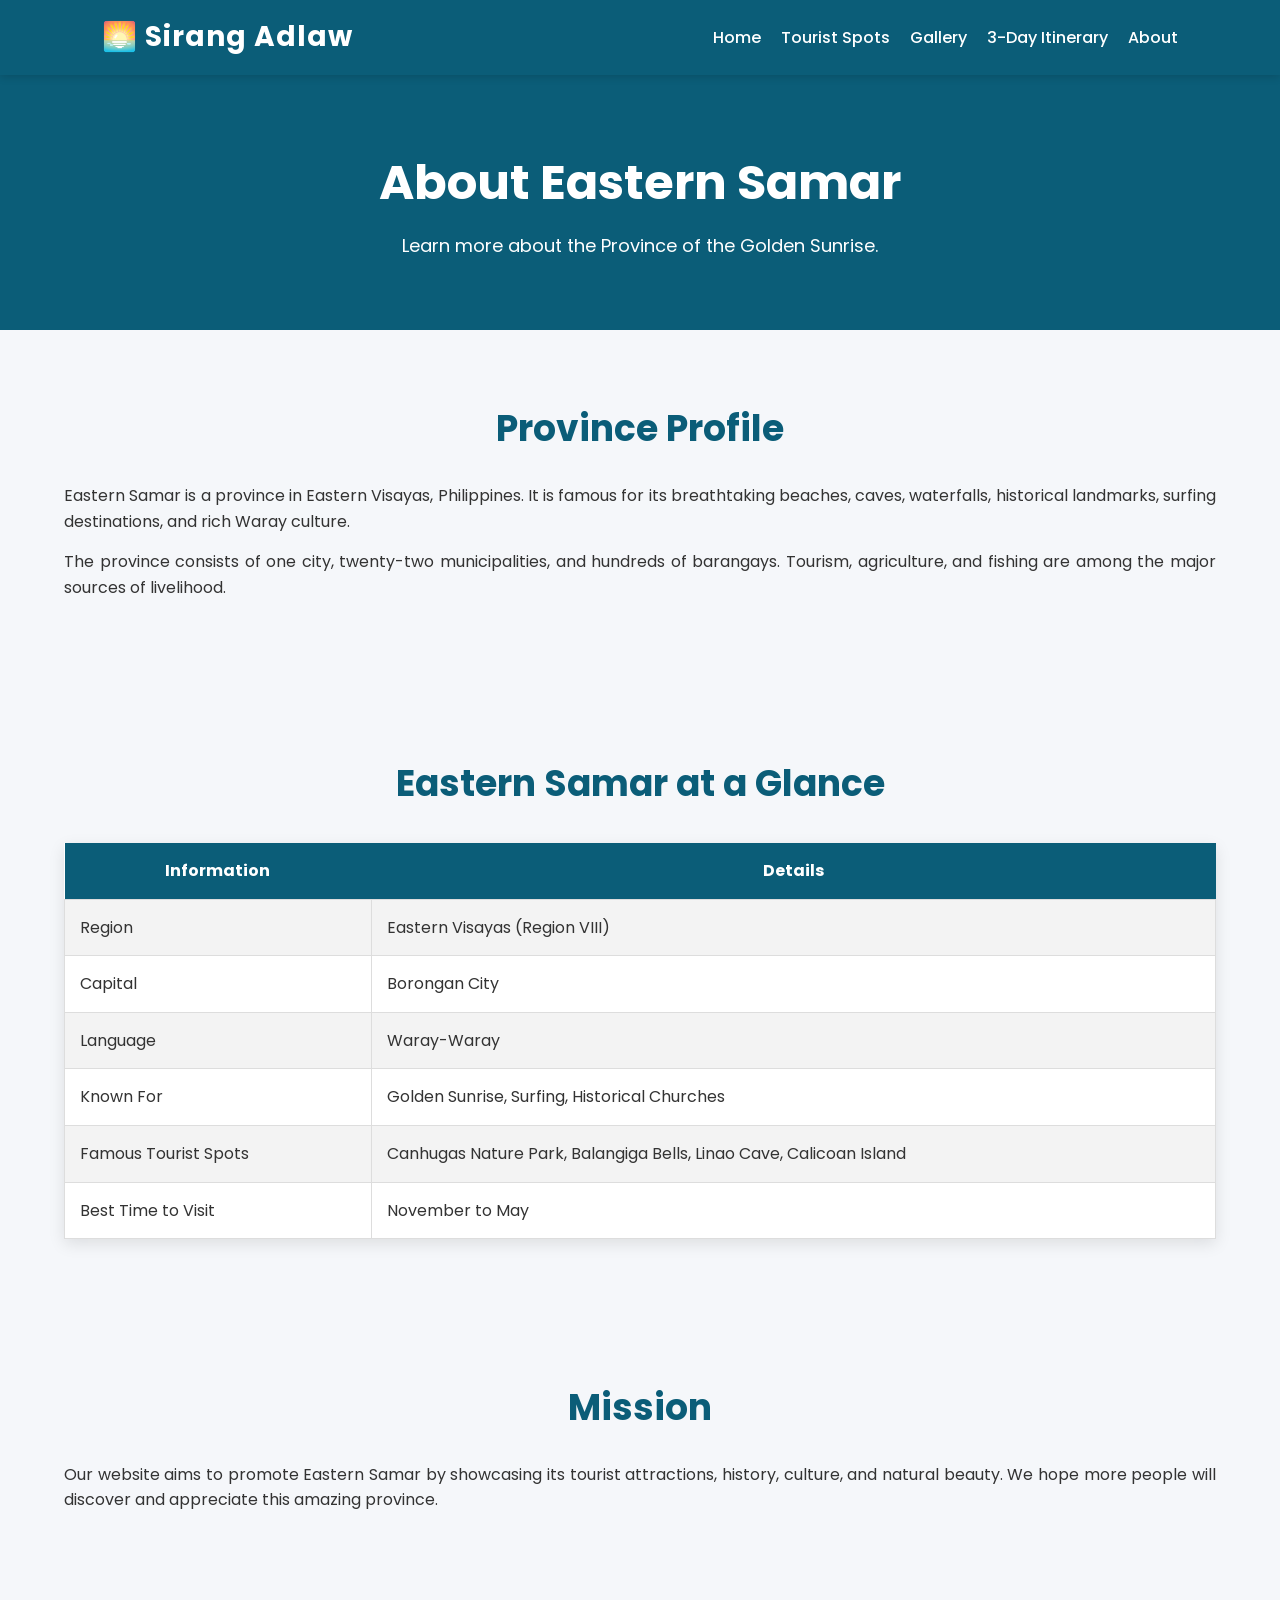
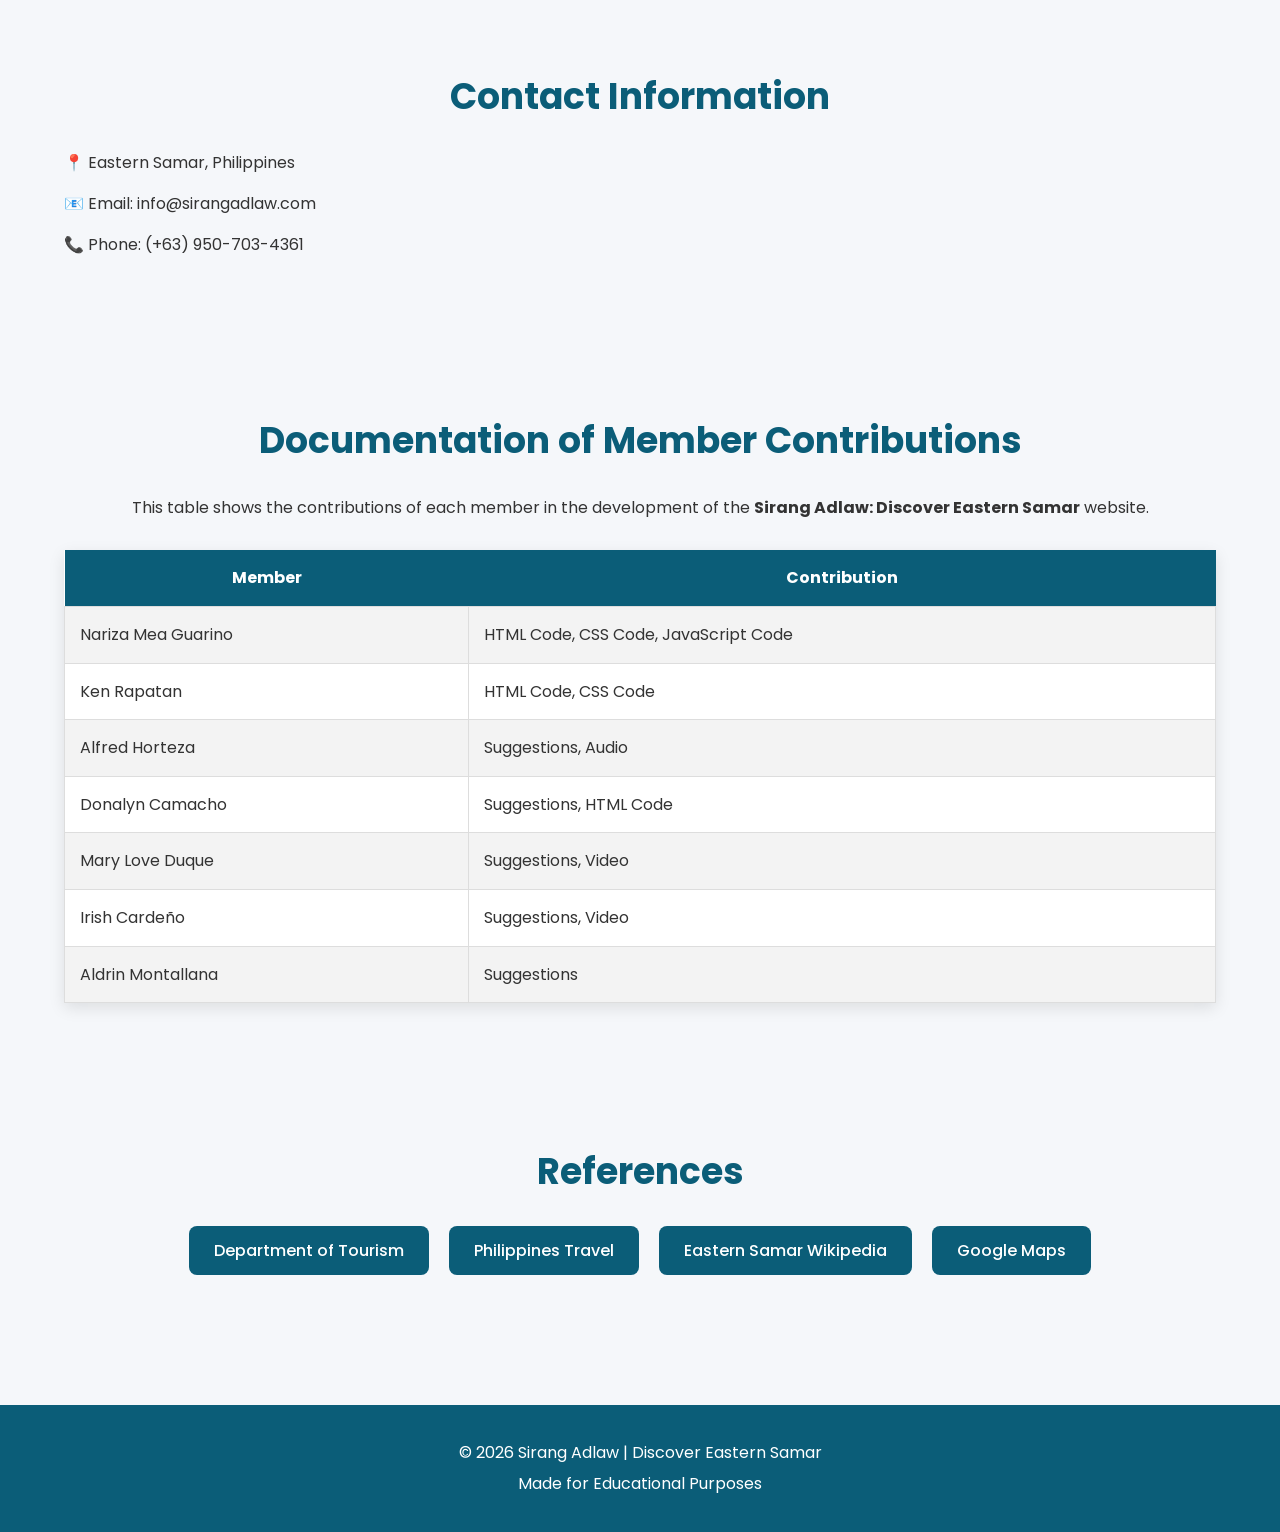
<file: about.html>
<!DOCTYPE html>
<html lang="en">
<head>
    <meta charset="UTF-8">
    <meta name="viewport" content="width=device-width, initial-scale=1.0">
    
    <title>About | Sirang Adlaw</title>
    
    <link rel="stylesheet" href="style.css">
    <link rel="preconnect" href="https://fonts.googleapis.com">
    <link href="https://fonts.googleapis.com/css2?family=Poppins:wght@300;400;500;600;700&display=swap" rel="stylesheet">
</head>

<body>
    <header>
        <div class="logo">
            🌅 Sirang Adlaw
        </div>

    <button class="menu-toggle" id="menu-toggle">
        ☰
    </button>

    <nav id="navbar">
        <a href="index.html">Home</a>
        <a href="places.html">Tourist Spots</a>
        <a href="gallery.html">Gallery</a>
        <a href="itinerary.html">3-Day Itinerary</a>
        <a href="about.html">About</a>
    </nav>
    </header>


    <section class="page-banner">
        <h1>About Eastern Samar</h1>
        <p>
            Learn more about the Province of the Golden Sunrise.
        </p>
    </section>


    <section class="section">
        <h2>Province Profile</h2>
        <p>
            Eastern Samar is a province in Eastern Visayas, Philippines.
            It is famous for its breathtaking beaches, caves, waterfalls,
            historical landmarks, surfing destinations, and rich Waray culture.
        </p>
        <p>
            The province consists of one city, twenty-two municipalities,
            and hundreds of barangays. Tourism, agriculture, and fishing
            are among the major sources of livelihood.
        </p>
    </section>


    <section class="section">
        <h2>Eastern Samar at a Glance</h2>
        <table>
            <tr>
                <th>Information</th>
                <th>Details</th>
            </tr>
            <tr>
                <td>Region</td>
                <td>Eastern Visayas (Region VIII)</td>
            </tr>
            <tr>
                <td>Capital</td>
                <td>Borongan City</td>
            </tr>
            <tr>
                <td>Language</td>
                <td>Waray-Waray</td>
            </tr>
            <tr>
                <td>Known For</td>
                <td>Golden Sunrise, Surfing, Historical Churches</td>
            </tr>
            <tr>
                <td>Famous Tourist Spots</td>
                <td>Canhugas Nature Park, Balangiga Bells, Linao Cave, Calicoan Island</td>
            </tr>
            <tr>
                <td>Best Time to Visit</td>
                <td>November to May</td>
            </tr>
        </table>
    </section>


    <section class="section">
        <h2>Mission</h2>
        <p>
            Our website aims to promote Eastern Samar by showcasing
            its tourist attractions, history, culture, and natural beauty.
            We hope more people will discover and appreciate this amazing province.
        </p>
    </section>


    <section class="section">
        <h2>Contact Information</h2>
        <p>
            📍 Eastern Samar, Philippines
        </p>
        <p>
            📧 Email:
            info@sirangadlaw.com
        </p>
        <p>
            📞 Phone:
            (+63) 950-703-4361
        </p>
    </section>


    <section class="section">
        <h2>Documentation of Member Contributions</h2>
        <p style="text-align:center;">
            This table shows the contributions of each member in the development of the
            <strong>Sirang Adlaw: Discover Eastern Samar</strong> website.
        </p>
        <table>
            <tr>
                <th>Member</th>
                <th>Contribution</th>
            </tr>
            <tr>
                <td>Nariza Mea Guarino</td>
                <td>HTML Code, CSS Code, JavaScript Code</td>
            </tr>
            <tr>
                <td>Ken Rapatan</td>
                <td>HTML Code, CSS Code</td>
            </tr>
            <tr>
                <td>Alfred Horteza</td>
                <td>Suggestions, Audio</td>
            </tr>
            <tr>
                <td>Donalyn Camacho</td>
                <td>Suggestions, HTML Code</td>
            </tr>
            <tr>
                <td>Mary Love Duque</td>
                <td>Suggestions, Video</td>
            </tr>
            <tr>
                <td>Irish Cardeño</td>
                <td>Suggestions, Video</td>
            </tr>
            <tr>
                <td>Aldrin Montallana</td>
                <td>Suggestions</td>
            </tr>
        </table>
    </section>


    <section class="section">
        <h2>References</h2>
        <div class="links">
            <a href="https://www.tourism.gov.ph/" target="_blank">
                Department of Tourism
            </a>
            <a href="https://philippines.travel/" target="_blank">
                Philippines Travel
            </a>
            <a href="https://en.wikipedia.org/wiki/Eastern_Samar" target="_blank">
                Eastern Samar Wikipedia
            </a>
            <a href="https://www.google.com/maps/place/Eastern+Samar/" target="_blank">
                Google Maps
            </a>
        </div>
    </section>

    <footer>
        <p>
            © 2026 Sirang Adlaw | Discover Eastern Samar
        </p>
        <p>
            Made for Educational Purposes
        </p>
    </footer>

    <script src="script.js"></script>
</body>
</html>
</file>
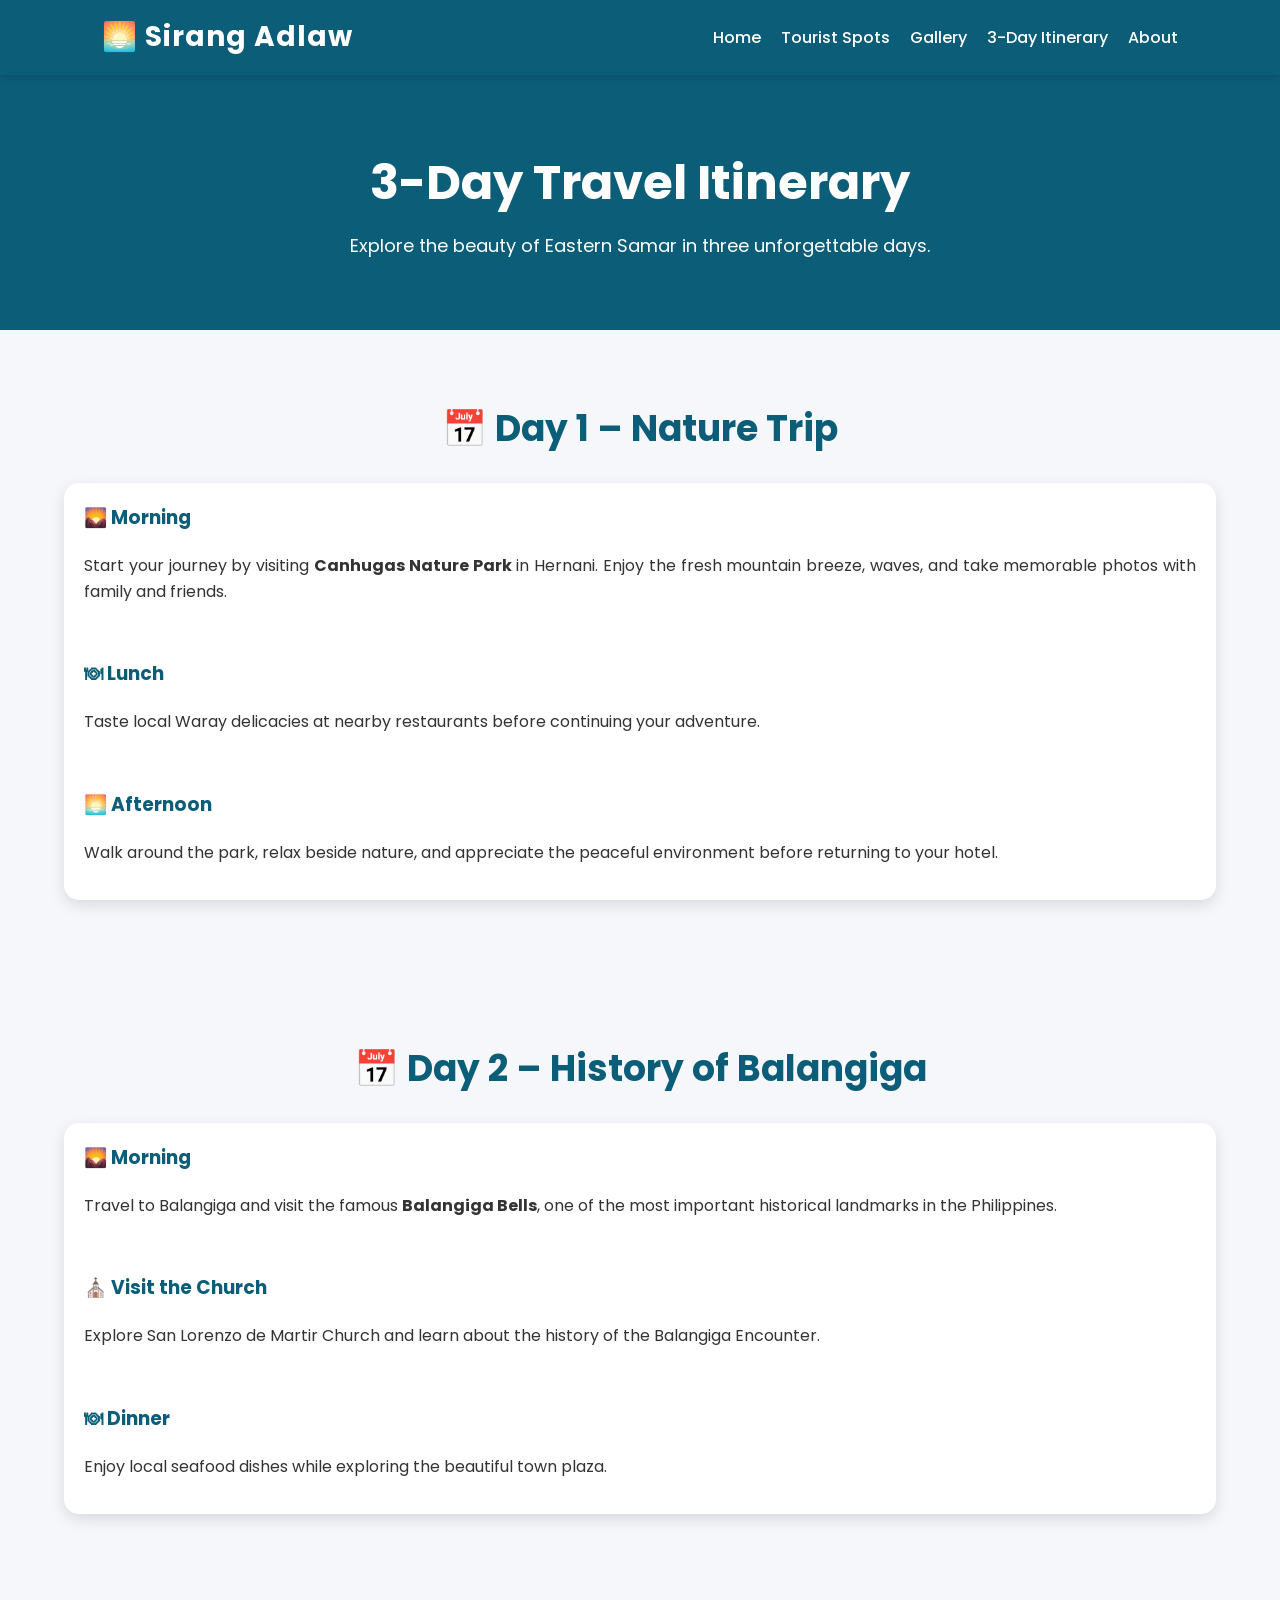
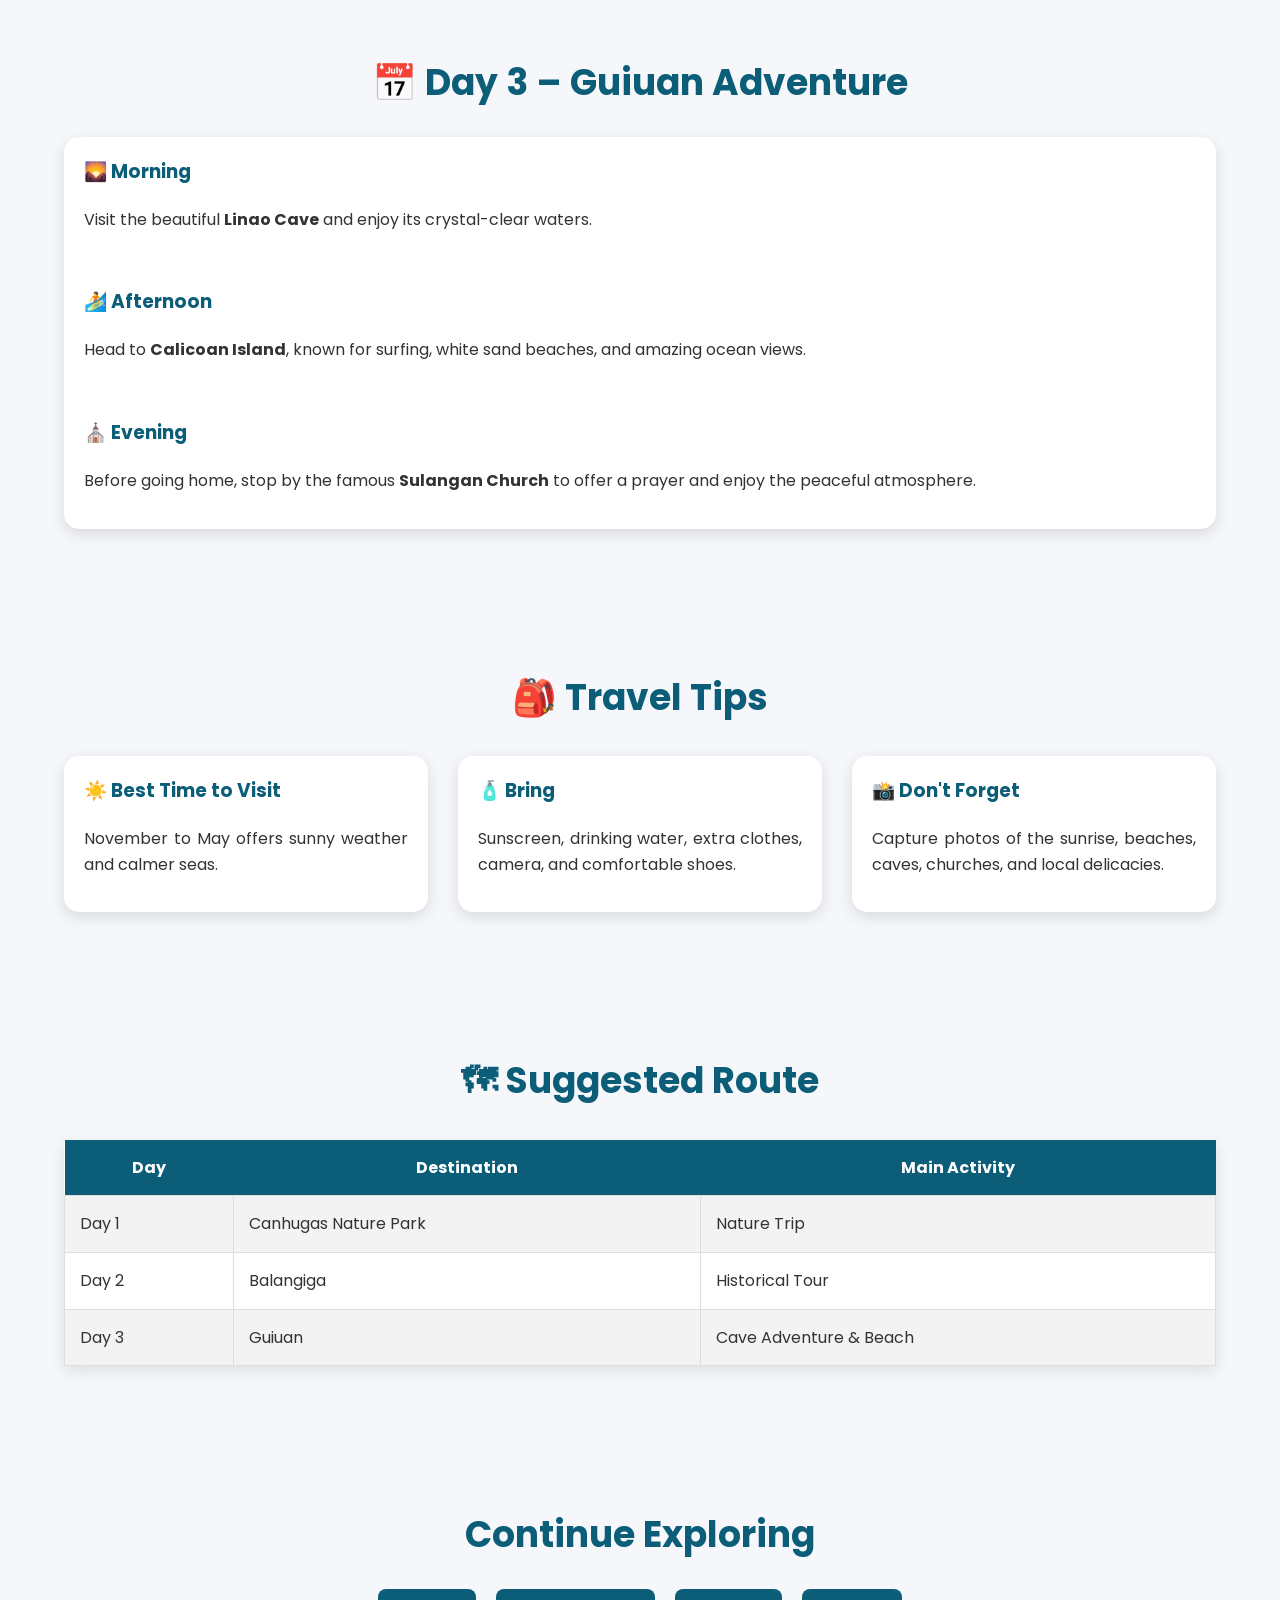
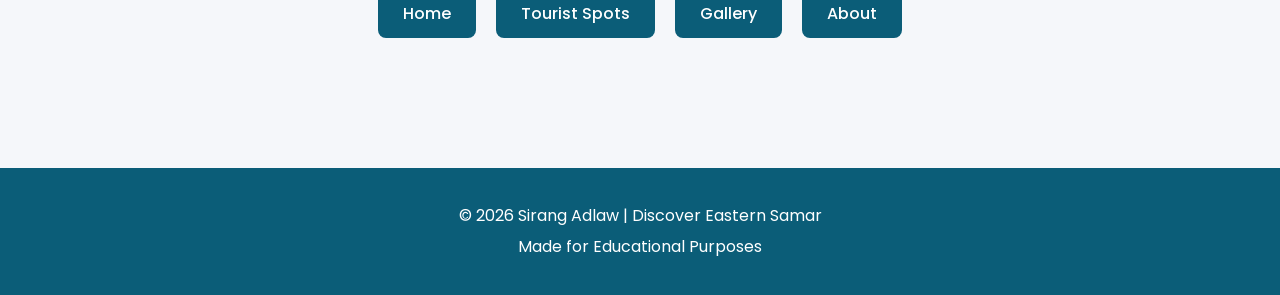
<file: itinerary.html>
<!DOCTYPE html>
<html lang="en">
<head>
    <meta charset="UTF-8">
    <meta name="viewport" content="width=device-width, initial-scale=1.0">

    <title>3-Day Itinerary | Sirang Adlaw</title>

    <link rel="stylesheet" href="style.css">
    <link rel="preconnect" href="https://fonts.googleapis.com">
    <link href="https://fonts.googleapis.com/css2?family=Poppins:wght@300;400;500;600;700&display=swap" rel="stylesheet">
    </head>

<body>
    <header>
        <div class="logo">
            🌅 Sirang Adlaw
        </div>
    <button class="menu-toggle" id="menu-toggle">
        ☰
    </button>

    <nav id="navbar">
        <a href="index.html">Home</a>
        <a href="places.html">Tourist Spots</a>
        <a href="gallery.html">Gallery</a>
        <a href="itinerary.html">3-Day Itinerary</a>
        <a href="about.html">About</a>
    </nav>
    </header>


    <section class="page-banner">
        <h1>3-Day Travel Itinerary</h1>
        <p>
            Explore the beauty of Eastern Samar in three unforgettable days.
        </p>
    </section>


    <section class="section">
        <h2>📅 Day 1 – Nature Trip</h2>
        <div class="card">
        <h3>🌄 Morning</h3>
        <p>
            Start your journey by visiting <strong>Canhugas Nature Park</strong> in Hernani.
            Enjoy the fresh mountain breeze, waves, and take memorable photos with family and friends.
        </p>
        <h3>🍽 Lunch</h3>
        <p>
            Taste local Waray delicacies at nearby restaurants before continuing your adventure.
        </p>
        <h3>🌅 Afternoon</h3>
        <p>
            Walk around the park, relax beside nature, and appreciate the peaceful environment before returning to your hotel.
        </p>
        </div>
    </section>


    <section class="section">
        <h2>📅 Day 2 – History of Balangiga</h2>
        <div class="card">
        <h3>🌄 Morning</h3>
        <p>
            Travel to Balangiga and visit the famous <strong>Balangiga Bells</strong>,
            one of the most important historical landmarks in the Philippines.
        </p>
        <h3>⛪ Visit the Church</h3>
        <p>
            Explore San Lorenzo de Martir Church and learn about the history of the Balangiga Encounter.
        </p>
        <h3>🍽 Dinner</h3>
        <p>
            Enjoy local seafood dishes while exploring the beautiful town plaza.
        </p>
        </div>
    </section>


    <section class="section">
        <h2>📅 Day 3 – Guiuan Adventure</h2>
        <div class="card">
        <h3>🌄 Morning</h3>
        <p>
            Visit the beautiful <strong>Linao Cave</strong> and enjoy its crystal-clear waters.
        </p>
        <h3>🏄 Afternoon</h3>
        <p>
            Head to <strong>Calicoan Island</strong>, known for surfing, white sand beaches,
            and amazing ocean views.
        </p>
        <h3>⛪ Evening</h3>
        <p>
            Before going home, stop by the famous <strong>Sulangan Church</strong>
            to offer a prayer and enjoy the peaceful atmosphere.
        </p>
        </div>
    </section>


    <section class="section">
        <h2>🎒 Travel Tips</h2>
        <div class="cards">
            <div class="card">
            <h3>☀️ Best Time to Visit</h3>
            <p>
                November to May offers sunny weather and calmer seas.
            </p>
            </div>
            <div class="card">
            <h3>🧴 Bring</h3>
            <p>
                Sunscreen, drinking water, extra clothes, camera, and comfortable shoes.
            </p>
            </div>
            <div class="card">
            <h3>📸 Don't Forget</h3>
            <p>
                Capture photos of the sunrise, beaches, caves, churches,
                and local delicacies.
            </p>
            </div>
        </div>
    </section>


    <section class="section">
        <h2>🗺 Suggested Route</h2>
        <table>
            <tr>
                <th>Day</th>
                <th>Destination</th>
                <th>Main Activity</th>
            </tr>
            <tr>
                <td>Day 1</td>
                <td>Canhugas Nature Park</td>
                <td>Nature Trip</td>
            </tr>
            <tr>
                <td>Day 2</td>
                <td>Balangiga</td>
                <td>Historical Tour</td>
            </tr>
            <tr>
                <td>Day 3</td>
                <td>Guiuan</td>
                <td>Cave Adventure & Beach</td>
            </tr>
        </table>
    </section>


    <section class="section">
        <h2>Continue Exploring</h2>
        <div class="links">
            <a href="index.html">Home</a>
            <a href="places.html">Tourist Spots</a>
            <a href="gallery.html">Gallery</a>
            <a href="about.html">About</a>
        </div>
    </section>

    <footer>
        <p>
            © 2026 Sirang Adlaw | Discover Eastern Samar
        </p>
        <p>
            Made for Educational Purposes
        </p>
    </footer>

    <script src="script.js"></script>

</body>
</html>
</file>
<file: style.css>
*{
    margin:0;
    padding:0;
    box-sizing:border-box;

html{
    scroll-behavior:smooth;
}

body{
    font-family:'Poppins',sans-serif;
    background:#f5f7fa;
    color:#333;
    line-height:1.6;
}

/* ==========================
   HEADER
========================== */

header{
    position:sticky;
    top:0;
    width:100%;
    background:#0B5D78;
    color:white;
    display:flex;
    justify-content:space-between;
    align-items:center;
    padding:15px 8%;
    z-index:1000;
    box-shadow:0 2px 8px rgba(0,0,0,.15);
}

.logo{
    font-size:28px;
    font-weight:bold;
    letter-spacing:1px;
}

/* ==========================
   NAVIGATION
========================== */

nav{
    display:flex;
    gap:20px;
}

nav a{
    color:white;
    text-decoration:none;
    font-weight:500;
    transition:.3s;
}

nav a:hover{
    color:#FFD166;
}

/* Mobile Button */

.menu-toggle{
    display:none;
    font-size:28px;
    background:none;
    border:none;
    color:white;
    cursor:pointer;
}

/* ==========================
   HERO
========================== */

.hero{
    height:90vh;
    background:url("images/hero.jpg") center center/cover no-repeat;
    display:flex;
    justify-content:center;
    align-items:center;
    text-align:center;
}

.overlay{
    background:rgba(0,0,0,.55);
    color:white;
    padding:50px;
    border-radius:15px;
    max-width:700px;
}

.overlay h1{
    font-size:60px;
    margin-bottom:20px;
}

.overlay p{
    font-size:20px;
    margin-bottom:30px;
}

/* ==========================
   BUTTON
========================== */

.btn{
    display:inline-block;
    padding:14px 35px;
    background:#FFD166;
    color:#222;
    text-decoration:none;
    border-radius:8px;
    font-weight:bold;
    transition:.3s;
}

.btn:hover{
    background:#ffb703;
    transform:translateY(-3px);
}

/* ==========================
   PAGE BANNER
========================== */

.page-banner{
    background:#0B5D78;
    color:white;
    text-align:center;
    padding:70px 20px;
}

.page-banner h1{
    font-size:48px;
    margin-bottom:10px;
}

.page-banner p{
    font-size:18px;
}

/* ==========================
   SECTION
========================== */

.section{
    width:90%;
    max-width:1200px;
    margin:auto;
    padding:70px 0;
}

.section h2{
    text-align:center;
    color:#0B5D78;
    margin-bottom:25px;
    font-size:36px;
}

.section p{
    margin-bottom:15px;
    text-align:justify;
}

/* ==========================
   CARDS
========================== */

.cards{
    display:grid;
    grid-template-columns:repeat(auto-fit,minmax(280px,1fr));
    gap:30px;
    margin-top:30px;
}

.card{
    background:white;
    border-radius:15px;
    overflow:hidden;
    box-shadow:0 5px 15px rgba(0,0,0,.12);
    transition:.3s;
}

.card:hover{
    transform:translateY(-8px);
}

.card img{
    width:100%;
    height:220px;
    object-fit:cover;
}

.card h2,

.card h3{
    padding:20px;
    color:#0B5D78;
}

.card p{
    padding:0 20px 20px;
}

.card a{
    display:inline-block;
    margin:0 20px 20px;
    color:#0B5D78;
    text-decoration:none;
    font-weight:bold;
}

.card a:hover{
    color:#ff7b00;
}

/* ==========================
   TABLE
========================== */

table{
    width:100%;
    border-collapse:collapse;
    margin-top:30px;
    background:white;
    box-shadow:0 5px 15px rgba(0,0,0,.1);
}

table th{
    background:#0B5D78;
    color:white;
    padding:15px;
}

table td{
    padding:15px;
    border:1px solid #ddd;
}

table tr:nth-child(even){
    background:#f3f3f3;
}

table tr:hover{
    background:#eaf7ff;
}

/* ==========================
   AUDIO
========================== */

audio{
    width:100%;
    margin-top:20px;
}
/* ==========================
   GALLERY
========================== */

.gallery{
    display:grid;
    grid-template-columns:repeat(auto-fit,minmax(250px,1fr));
    gap:20px;
    margin-top:30px;
}

.gallery-item{
    overflow:hidden;
    border-radius:15px;
    box-shadow:0 5px 15px rgba(0,0,0,.15);
    background:white;
}

.gallery-item img{
    width:100%;
    height:250px;
    object-fit:cover;
    transition:.4s;
}

.gallery-item:hover img{
    transform:scale(1.08);
}

/* ==========================
   VIDEO
========================== */

.video-container{
    display:flex;
    justify-content:center;
    align-items:center;
    margin:40px auto;
}

.video-container video{
    width:350px;      /* Portrait width */
    max-width:90%;
    height:620px;     /* Portrait height */
    object-fit:cover;
    border-radius:15px;
    box-shadow:0 5px 15px rgba(0,0,0,.2);
}

/* ==========================
   QUICK LINKS
========================== */

.links{
    display:flex;
    justify-content:center;
    flex-wrap:wrap;
    gap:20px;
    margin-top:25px;
}

.links a{
    text-decoration:none;
    color:white;
    background:#0B5D78;
    padding:12px 25px;
    border-radius:8px;
    transition:.3s;
    font-weight:500;
}

.links a:hover{
    background:#FFD166;
    color:#222;
    transform:translateY(-3px);
}

/* ==========================
   FOOTER
========================== */

footer{
    background:#0B5D78;
    color:white;
    text-align:center;
    padding:30px 20px;
    margin-top:60px;
}

footer p{
    margin:5px 0;
}

/* ==========================
   IMAGE EFFECTS
========================== */

img{
    max-width:100%;
    display:block;
}

.card img,

.gallery img{
    transition:transform .4s ease;
}

.card:hover img{
    transform:scale(1.05);
}

/* ==========================
   FADE ANIMATION
========================== */

.fade{
    animation:fadeIn 1s ease;
}

@keyframes fadeIn{

    from{
        opacity:0;
        transform:translateY(30px);
    }

    to{
        opacity:1;
        transform:translateY(0);
    }
}

/* ==========================
   RESPONSIVE
========================== */

@media(max-width:900px){
    .overlay h1{
        font-size:42px;
    }

    .overlay p{
        font-size:18px;
    }
}

@media(max-width:768px){
    header{
        padding:15px 5%;
    }

    .menu-toggle{
        display:block;
    }

    nav{
        position:absolute;
        top:70px;
        left:0;
        width:100%;
        background:#0B5D78;
        flex-direction:column;
        align-items:center;
        display:none;
        padding:20px 0;
    }

    nav.active{
        display:flex;
    }

    nav a{
        margin:10px 0;
    }

    .hero{
        height:75vh;
    }

    .overlay{
        padding:30px;
    }

    .overlay h1{
        font-size:34px;
    }

    .overlay p{
        font-size:16px;
    }

    .page-banner h1{
        font-size:34px;
    }

    .section h2{
        font-size:28px;
    }

    table{
        display:block;
        overflow-x:auto;
    }
}

@media(max-width:500px){

    .logo{
        font-size:22px;
    }

    .overlay h1{
        font-size:28px;
    }

    .btn{
        padding:12px 24px;
    }

    .section{
        width:95%;
    }

}

/* ==========================
   SMOOTH HOVER
========================== */

.card,
.gallery-item,
.links a,
.btn{
    transition:all .3s ease;
}

/* ==========================
   CUSTOM SCROLLBAR
========================== */

::-webkit-scrollbar{
    width:10px;
}

::-webkit-scrollbar-track{
    background:#eeeeee;
}

::-webkit-scrollbar-thumb{
    background:#0B5D78;
    border-radius:20px;
}

::-webkit-scrollbar-thumb:hover{
    background:#08475d;
}
}
</file>
